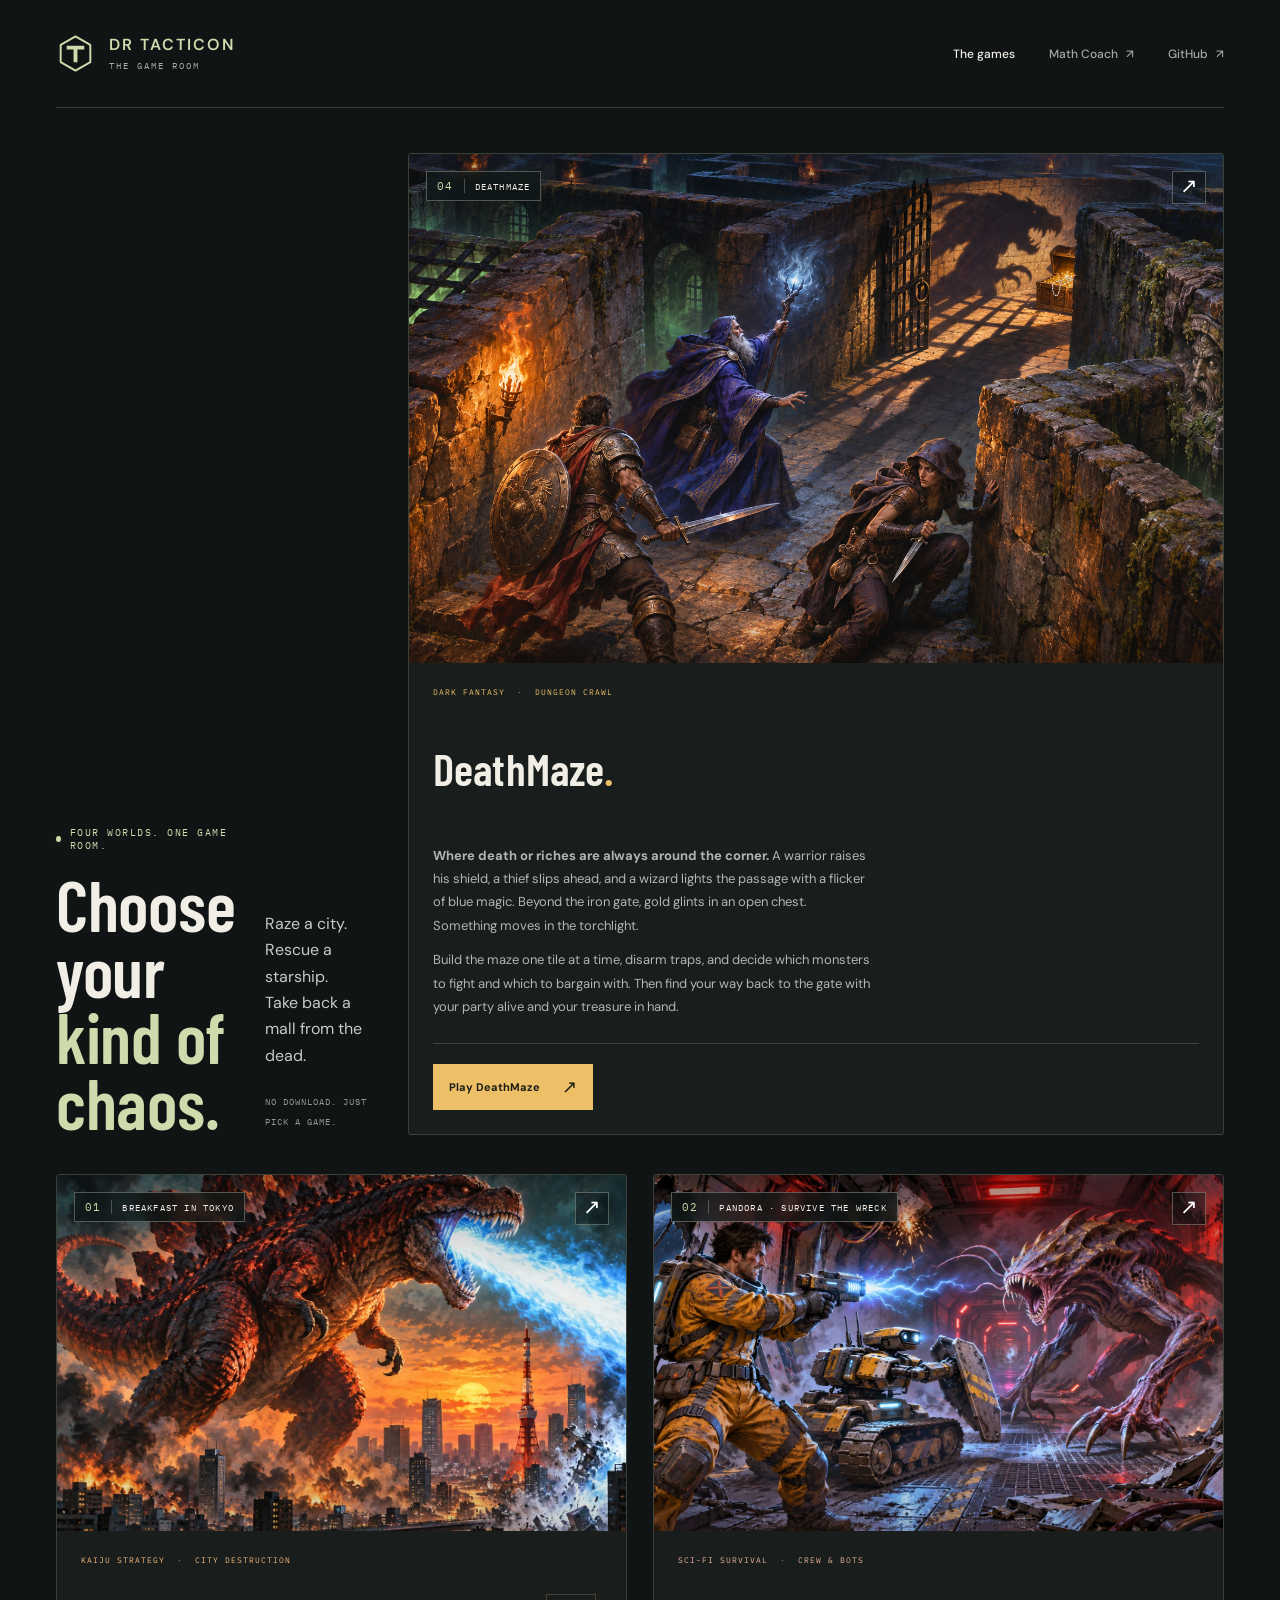
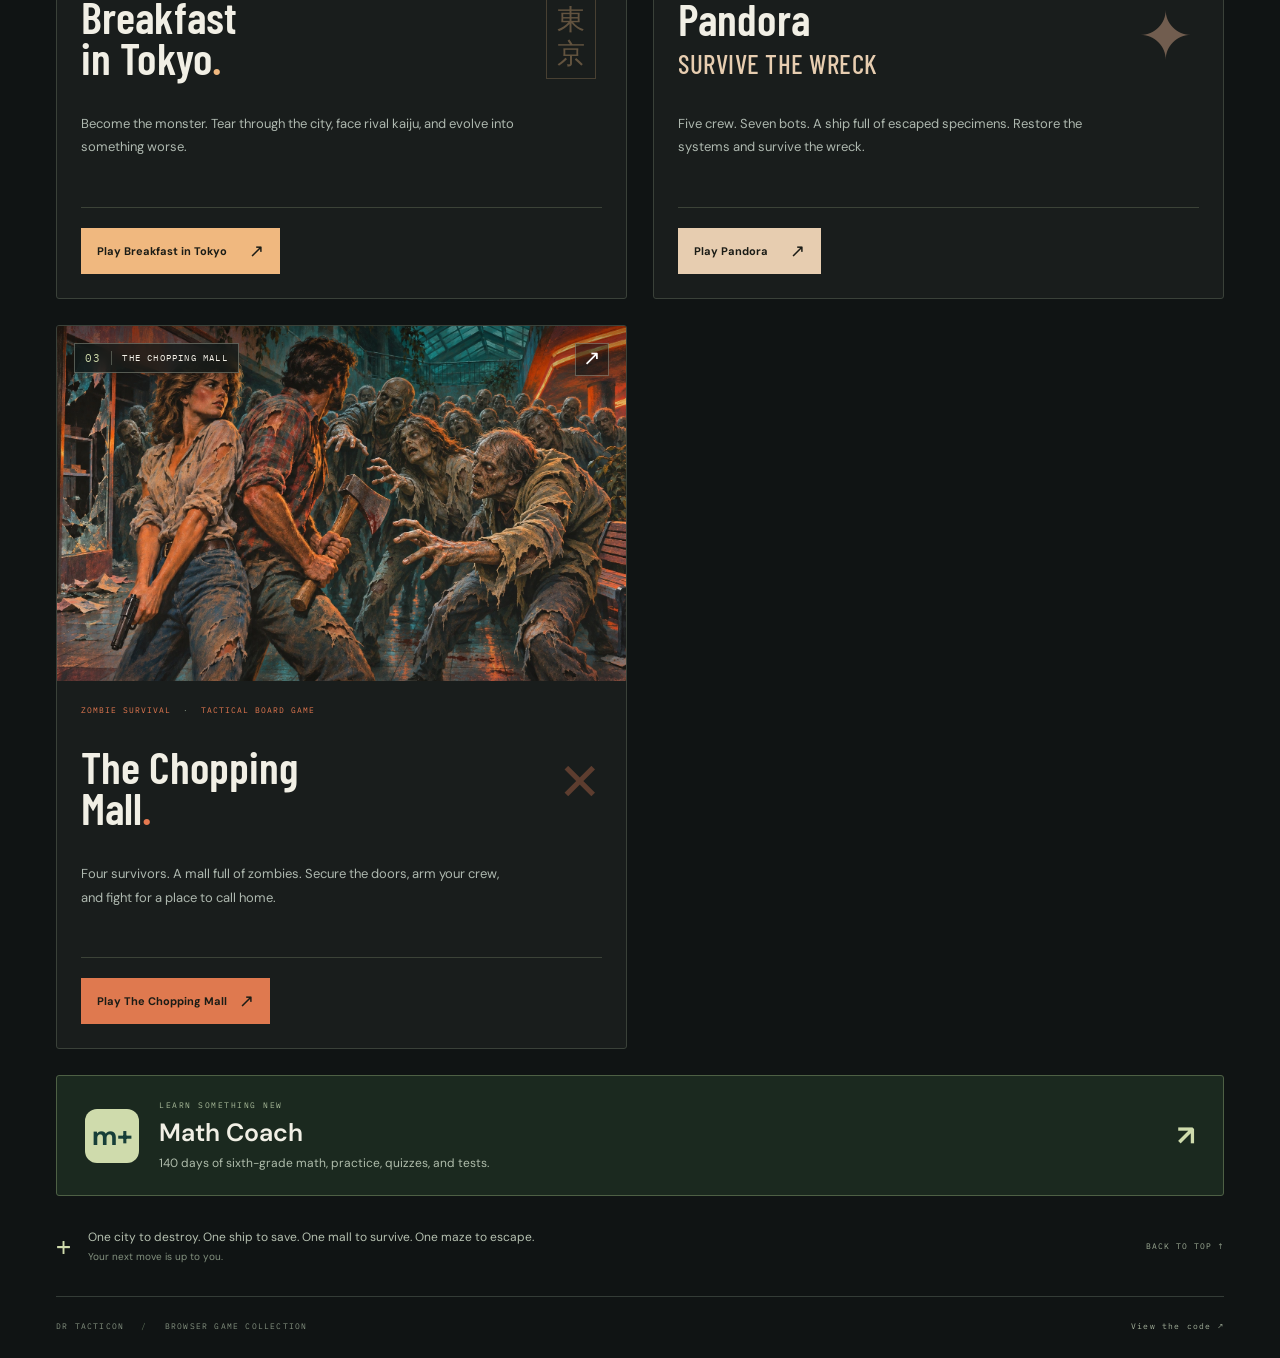
<file: index.html>
<!doctype html>
<html lang="en">
<head>
  <meta charset="utf-8">
  <meta name="viewport" content="width=device-width,initial-scale=1">
  <meta name="theme-color" content="#101414">
  <meta name="description" content="Enter the Tacticon game room. Play Breakfast in Tokyo, Pandora: Survive the Wreck, The Chopping Mall, and DeathMaze. Four browser games in one game room.">
  <meta property="og:title" content="The Tacticon Game Room">
  <meta property="og:description" content="Raze a city. Rescue a starship. Survive a zombie-filled mall. Choose your kind of chaos.">
  <meta property="og:image" content="https://drtacticon.github.io/assets/pandora-cover.webp">
  <meta property="og:type" content="website">
  <title>The Tacticon Game Room</title>
  <link rel="icon" href="favicon.svg?v=2" type="image/svg+xml">
  <link rel="stylesheet" href="style.css?v=deathmaze-1">
</head>
<body>
  <a class="skip" href="#games">Skip to games</a>
  <div class="page-shell">
    <header class="site-header">
      <a class="brand" href="./" aria-label="Tacticon Game Room home"><svg viewBox="0 0 40 40" fill="none" aria-hidden="true"><path d="M20 2.5 35.2 11.25v17.5L20 37.5 4.8 28.75v-17.5Z" stroke="currentColor" stroke-width="2" stroke-linejoin="round"/><path d="M11 12h18v4h-7v13h-4V16h-7z" fill="currentColor"/></svg><span>DR TACTICON<small>THE GAME ROOM</small></span></a>
      <nav aria-label="Main navigation"><a class="current" href="#games">The games</a><a href="https://azmathcoach.com/">Math Coach <span aria-hidden="true">↗</span></a><a href="https://github.com/drtacticon" target="_blank" rel="noopener">GitHub <span aria-hidden="true">↗</span></a></nav>
    </header>
    <main>
      <section class="intro" aria-labelledby="page-title">
        <div><p class="eyebrow"><span class="status-dot" aria-hidden="true"></span> FOUR WORLDS. ONE GAME ROOM.</p><h1 id="page-title">Choose your<br><em>kind of chaos.</em></h1></div>
        <div class="intro-copy"><p>Raze a city. Rescue a starship.<br>Take back a mall from the dead.</p><span>NO DOWNLOAD. JUST PICK A GAME.</span></div>
        <a class="game-card deathmaze" href="deathmaze/" aria-label="Play DeathMaze">
          <div class="poster"><img src="assets/deathmaze-cover.png" alt="A warrior, thief, and wizard approach a torchlit gate as a monster's shadow looms over a chest of gold." width="1672" height="941" loading="lazy"><span class="poster-label"><span>04</span> DEATHMAZE</span><span class="image-corner" aria-hidden="true">↗</span></div>
          <div class="card-body">
            <p class="genre">DARK FANTASY <span>·</span> DUNGEON CRAWL</p>
            <div class="title-row"><h2>DeathMaze<span class="period">.</span></h2></div>
            <p class="game-description"><strong>Where death or riches are always around the corner.</strong> A warrior raises his shield, a thief slips ahead, and a wizard lights the passage with a flicker of blue magic. Beyond the iron gate, gold glints in an open chest. Something moves in the torchlight.</p>
            <p class="game-description">Build the maze one tile at a time, disarm traps, and decide which monsters to fight and which to bargain with. Then find your way back to the gate with your party alive and your treasure in hand.</p>
            <div class="card-footer"><span class="play-button">Play DeathMaze <span aria-hidden="true">↗</span></span></div>
          </div>
        </a>
      </section>
      <section id="games" class="games" aria-label="Choose a game">
        <a class="game-card tokyo" href="https://breakfast-in-tokyo.pages.dev/" aria-label="Play Breakfast in Tokyo">
          <div class="poster"><img src="assets/tokyo-cover.webp" alt="A colossal, glowing-spined monster unleashes blue atomic breath over a burning Tokyo skyline." width="1254" height="1254" fetchpriority="high"><span class="poster-label"><span>01</span> BREAKFAST IN TOKYO</span><span class="image-corner" aria-hidden="true">↗</span></div>
          <div class="card-body"><p class="genre">KAIJU STRATEGY <span>·</span> CITY DESTRUCTION</p><div class="title-row"><h2>Breakfast<br>in Tokyo<span class="period">.</span></h2><span class="card-mark" aria-hidden="true">東<br>京</span></div><p class="game-description">Become the monster. Tear through the city, face rival kaiju, and evolve into something worse.</p><div class="card-footer"><span class="play-button">Play Breakfast in Tokyo <span aria-hidden="true">↗</span></span><span class="card-note">YOU ARE THE INCIDENT</span></div></div>
        </a>
        <a class="game-card pandora" href="https://pandora-survive-the-wreck.pages.dev/" aria-label="Play Pandora: Survive the Wreck">
          <div class="poster"><img src="assets/pandora-cover.webp" alt="A crewman in an orange pressure suit and a tracked utility bot battle an alien monster in a damaged spaceship hallway lit by red emergency alarms." width="1672" height="941" fetchpriority="high"><span class="poster-label"><span>02</span> PANDORA · SURVIVE THE WRECK</span><span class="image-corner" aria-hidden="true">↗</span></div>
          <div class="card-body"><p class="genre">SCI-FI SURVIVAL <span>·</span> CREW & BOTS</p><div class="title-row"><h2>Pandora<span class="subtitle">Survive the Wreck</span></h2><span class="distress-mark" aria-hidden="true">✦</span></div><p class="game-description">Five crew. Seven bots. A ship full of escaped specimens. Restore the systems and survive the wreck.</p><div class="card-footer"><span class="play-button">Play Pandora <span aria-hidden="true">↗</span></span><span class="card-note">GET THE CREW HOME</span></div></div>
        </a>
        <a class="game-card chopping" href="the-chopping-mall/" aria-label="Play The Chopping Mall">
          <div class="poster"><img src="assets/chopping-mall-cover.webp" alt="A woman with a pistol and a man with an axe stand together as zombies close in inside a ruined shopping mall." width="1536" height="1024" fetchpriority="high"><span class="poster-label"><span>03</span> THE CHOPPING MALL</span><span class="image-corner" aria-hidden="true">↗</span></div>
          <div class="card-body"><p class="genre">ZOMBIE SURVIVAL <span>·</span> TACTICAL BOARD GAME</p><div class="title-row"><h2>The Chopping<br>Mall<span class="period">.</span></h2><span class="mall-mark" aria-hidden="true">✕</span></div><p class="game-description">Four survivors. A mall full of zombies. Secure the doors, arm your crew, and fight for a place to call home.</p><div class="card-footer"><span class="play-button">Play The Chopping Mall <span aria-hidden="true">↗</span></span><span class="card-note">TAKE BACK THE MALL</span></div></div>
        </a>
      </section>
      <a class="math-coach-link" href="https://azmathcoach.com/"><span class="math-coach-symbol" aria-hidden="true">m+</span><span><small>LEARN SOMETHING NEW</small><strong>Math Coach</strong><span>140 days of sixth-grade math, practice, quizzes, and tests.</span></span><b aria-hidden="true">↗</b></a>
      <div class="collection-note"><span class="note-cross" aria-hidden="true">+</span><p>One city to destroy. One ship to save. One mall to survive. One maze to escape.<span>Your next move is up to you.</span></p><a href="#page-title" aria-label="Back to top">BACK TO TOP ↑</a></div>
    </main>
    <footer><span>DR TACTICON <span class="footer-divider">/</span> BROWSER GAME COLLECTION</span><a href="https://github.com/drtacticon/drtacticon.github.io" target="_blank" rel="noopener">View the code ↗</a></footer>
  </div>
</body>
</html>
</file>
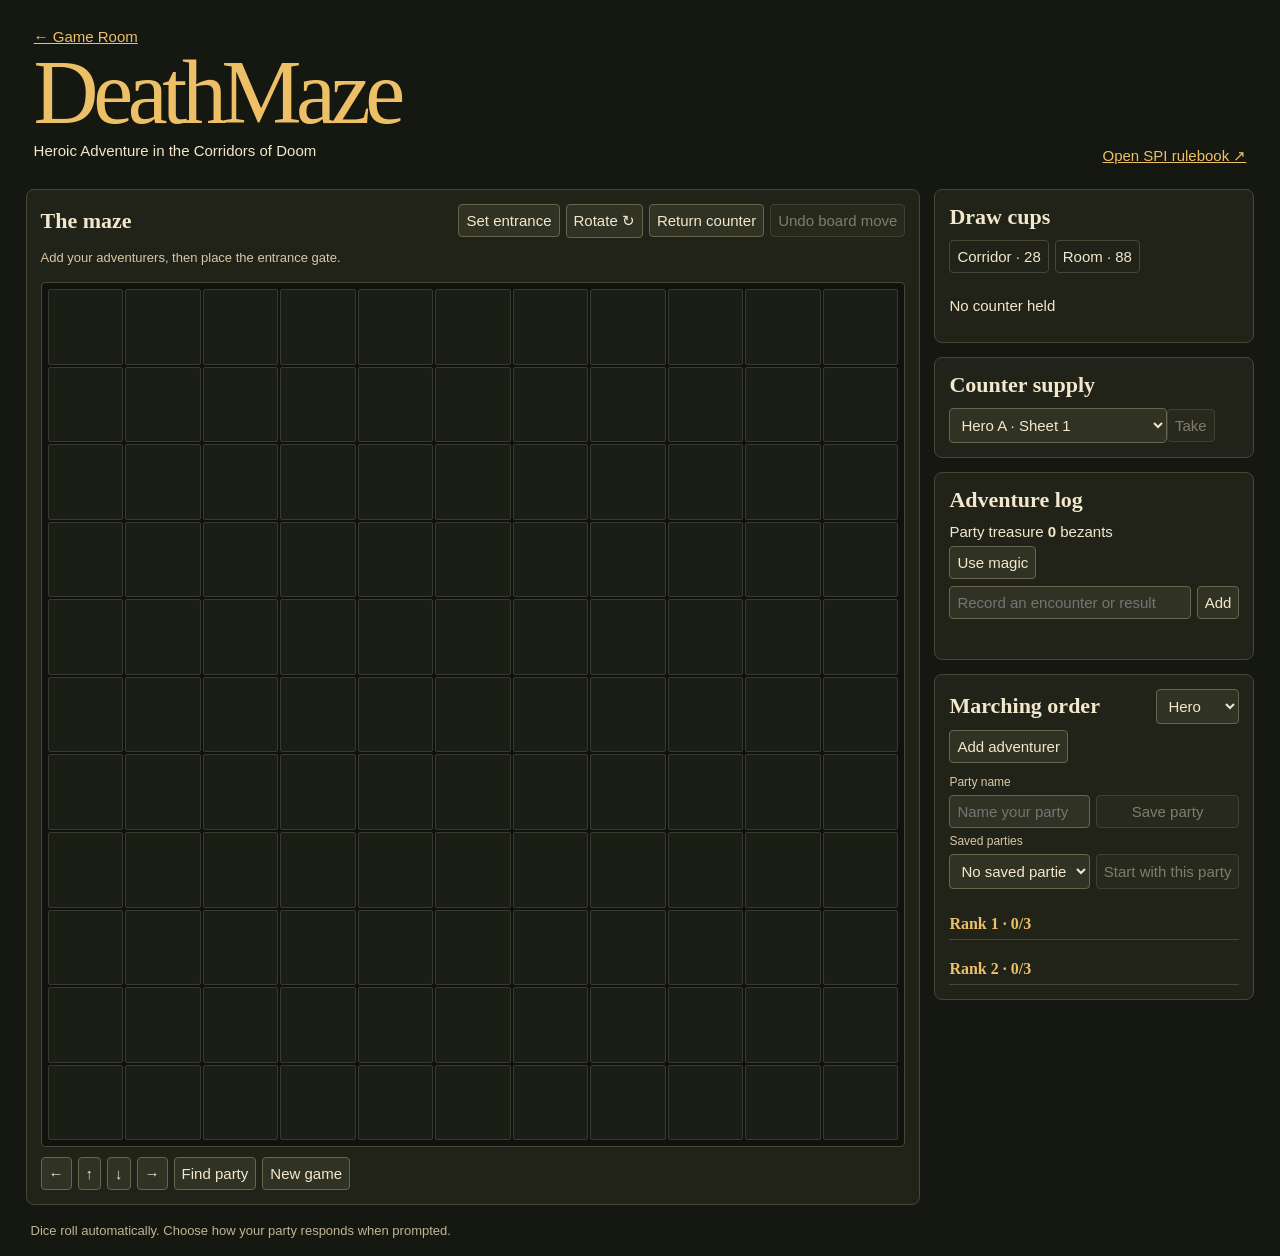
<file: deathmaze/index.html>
<!doctype html>
<html lang="en">
<meta charset="utf-8">
<meta name="viewport" content="width=device-width,initial-scale=1">
<title>DeathMaze • Digital Tabletop</title>
<link rel="stylesheet" href="style.css?v=8">
<header><div><a href="../">← Game Room</a><h1>DeathMaze</h1><p>Heroic Adventure in the Corridors of Doom</p></div><a href="https://www.spigames.net/PDFv3/DeathMaze%20.pdf" target="_blank" rel="noopener">Open SPI rulebook ↗</a></header>
<main>
<section class="table">
<div class="toolbar"><h2>The maze</h2><button id="start">Set entrance</button><button id="rotate">Rotate ↻</button><button id="return">Return counter</button><button id="undo">Undo board move</button></div>
<p id="status" role="status"></p>
<div id="viewport"><div id="board" aria-label="Maze board"></div></div>
<div class="toolbar bottom"><button id="left" aria-label="Pan west">←</button><button id="up" aria-label="Pan north">↑</button><button id="down" aria-label="Pan south">↓</button><button id="right" aria-label="Pan east">→</button><button id="center">Find party</button><button id="reset">New game</button></div>
</section>
<aside>
<section><h2>Draw cups</h2><div id="cups" class="actions"></div><div id="held"></div></section>
<section><h2>Counter supply</h2><select id="supply" aria-label="Available counter"></select><button id="take">Take</button></section>
<section><h2>Adventure log</h2><p>Party treasure <strong id="party-treasure">0</strong> bezants</p><button id="magic">Use magic</button><form id="journal"><input id="note" aria-label="Adventure note" placeholder="Record an encounter or result" required><button>Add</button></form><ol id="log" aria-live="polite"></ol></section>
<section class="records"><div class="toolbar"><h2>Marching order</h2><select id="add-class" aria-label="New adventurer class"><option>Hero</option><option>Thief</option><option>Wizard</option></select><button id="add">Add adventurer</button></div><div class="party-roster">
  <label for="party-name">Party name</label>
  <input id="party-name" maxlength="60" autocomplete="off" placeholder="Name your party">
  <button id="save-party">Save party</button>
  <label for="saved-parties">Saved parties</label>
  <select id="saved-parties"></select>
  <button id="load-party">Start with this party</button>
  <p id="party-status" role="status"></p>
</div><div id="heroes"></div></section>
</aside>
</main>
<footer>Dice roll automatically. Choose how your party responds when prompted.</footer>
<dialog id="decision" aria-labelledby="decision-title" aria-describedby="decision-detail">
  <h2 id="decision-title"></h2><p id="decision-detail"></p>
  <p id="decision-roll"></p><div id="decision-actions"></div>
</dialog>
<script src="items.js?v=1"></script>
<script src="adventure.js?v=6"></script>
<script src="game.js?v=10"></script>
</html>
</file>
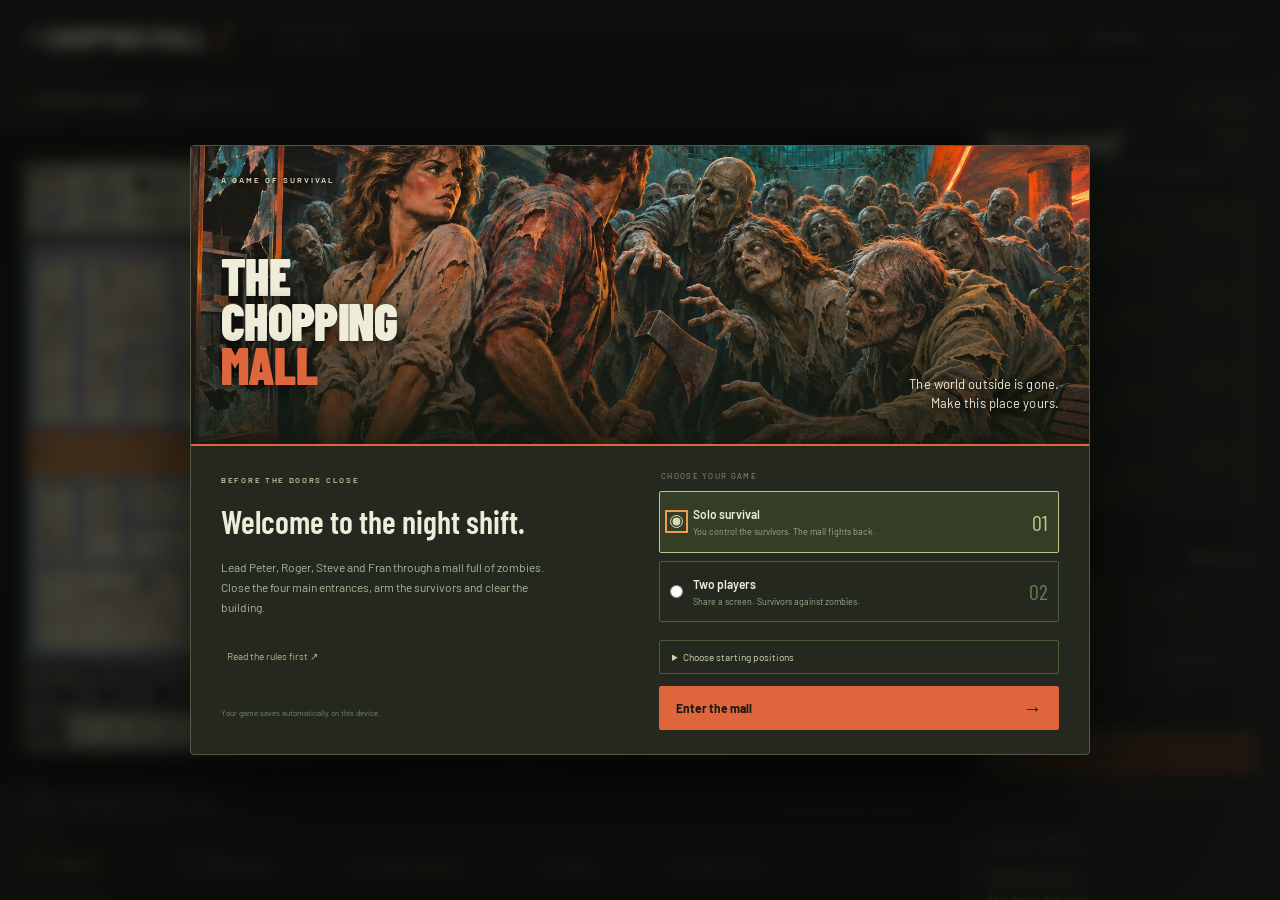
<file: the-chopping-mall/index.html>
<!doctype html>
<html lang="en">
<head><meta charset="utf-8"><meta name="viewport" content="width=device-width,initial-scale=1"><meta name="theme-color" content="#171916"><title>The Chopping Mall — A game of survival</title><meta name="description" content="A playable survival board game. Guide four survivors through an infested shopping mall, secure the entrances, and make it through the night."><link rel="stylesheet" href="style.css"></head>
<body>
<header class="masthead"><a class="brand" href="#" id="brand-home" aria-label="The Chopping Mall home"><span class="brand-the">THE</span><span>CHOPPING MALL</span><i></i></a><div class="edition">THE SURVIVAL BOARD GAME</div><nav aria-label="Game navigation"><button id="sound-button" class="quiet" aria-label="Turn sound on" title="Sound off">Sound off</button><button id="rules-button" class="quiet">How to play <span>↗</span></button><button id="new-button" class="quiet">New game</button><button id="save-button" class="outline">Save game</button></nav></header>
<main class="game-shell">
 <section class="table-area" aria-label="Game board">
  <div class="table-toolbar"><div class="turn-heading"><span class="live-dot"></span><span id="round-label">THE NIGHT BEGINS</span><span class="round-separator">/</span><span id="phase-label">Awaiting survivors</span></div><div class="board-tools"><button id="zoom-out" aria-label="Zoom out">−</button><span id="zoom-label">FIT</span><button id="zoom-in" aria-label="Zoom in">+</button><button id="fit-board" title="Fit board to screen">Fit</button></div></div>
  <div class="board-viewport" id="board-viewport" tabindex="0" aria-label="Mall map. Drag to pan, scroll to zoom. Click a square to move.">
   <div class="board-vignette"></div><div id="board-plane" class="board-plane"><img id="map-image" src="assets/map.webp" alt="The Chopping Mall board, showing 215 numbered squares, shops, corridors, doors and four entrances" draggable="false"><svg id="board-overlay" viewBox="0 0 1600 1035" aria-hidden="true"></svg><div id="piece-layer"></div></div>
   <div class="board-corner"><span class="corner-cross">+</span><span>THE MALL IS NOT EMPTY.</span></div><div id="cell-tooltip" class="cell-tooltip" hidden></div>
  </div>
  <div class="board-status"><div id="board-instruction"><span class="keycap">DRAG</span> to look around <span class="status-divider"></span><span class="keycap">SCROLL</span> to zoom</div><span id="zombie-count">FOUR SURVIVORS. ONE WAY OUT.</span></div>
  <div class="phase-track" aria-label="Turn sequence"><div class="phase-step active" data-phase="human"><span>01</span><b>Survivors</b></div><i></i><div class="phase-step" data-phase="berserk"><span>02</span><b>Berserk check</b></div><i></i><div class="phase-step" data-phase="reaction"><span>03</span><b>Zombie movement</b></div><i></i><div class="phase-step" data-phase="attack"><span>04</span><b>Attack</b></div><i></i><div class="phase-step" data-phase="generation"><span>05</span><b>New arrivals</b></div></div>
 </section>
 <aside class="command-rail" aria-label="Game controls">
  <div class="rail-top"><span class="eyebrow">SURVIVAL CREW</span><span id="mode-badge" class="mode-badge">SOLO / 2 PLAYERS</span></div>
  <div class="crew-intro"><div class="crew-title"><h1>Who’s moving?</h1><button id="group-button" class="group-button" aria-pressed="false">Group +</button></div><p id="crew-help">Choose a survivor, or select a group in the same square.</p></div>
  <div id="character-list" class="character-list"></div>
  <section class="action-panel"><div class="action-caption"><span class="action-counter-label" id="action-title">Moves Left</span><span id="movement-value">—</span><span class="action-counter-label">Shots Left</span><span id="shots-value">—</span></div><div class="action-grid"><button id="move-button" class="action-button selected"><span class="action-icon">↗</span><span>Move</span><small>Click a square</small></button><button id="shoot-button" class="action-button"><span class="action-icon">⌖</span><span>Shoot</span><small>Select a target</small></button><button id="doors-button" class="action-button"><span class="action-icon">◫</span><span>Doors</span><small>Open / close</small></button><button id="rifle-button" class="action-button"><span class="action-icon">↗</span><span>Hunting rifle</span><small>At square 177</small></button></div><button id="carry-button" class="carry-button">Carry a survivor <span>+</span></button><div id="context-actions" class="context-actions" hidden></div><button id="end-turn" class="primary end-turn">End survivor turn <span>→</span></button><p id="turn-hint" class="turn-hint">All survivors take a turn before the zombies act.</p></section>
  <section class="incident-section"><div class="incident-heading"><span class="eyebrow">INCIDENT REPORT</span><div id="dice-display" class="dice-display" aria-label="Last dice rolls"></div></div><div id="activity-log" class="activity-log" role="log" aria-live="polite"><p class="empty-log">The lights are on.<br>The doors are open.<br>Something is waiting inside.</p></div></section>
  <div class="rail-footer"><span class="tiny-cross">+</span><span>Survive. Secure. Take back the mall.</span></div>
 </aside>
</main>
<div id="toast" class="toast" role="status" hidden></div>
<dialog id="welcome-dialog" class="welcome-dialog"><div class="welcome-art"><span class="eyebrow">A GAME OF SURVIVAL</span><h2>THE<br>CHOPPING<br><span>MALL</span></h2><p>The world outside is gone.<br>Make this place yours.</p><span class="welcome-date">FOUR SURVIVORS · ONE SHOPPING MALL</span></div><div class="welcome-content"><button class="dialog-x" data-close="welcome-dialog" aria-label="Close" id="welcome-close">×</button><span class="eyebrow">BEFORE THE DOORS CLOSE</span><h3>Welcome to the night shift.</h3><p>Lead Peter, Roger, Steve and Fran through a mall full of zombies. Close the four main entrances, arm the survivors and clear the building.</p><fieldset class="mode-options"><legend>Choose your game</legend><label class="mode-option"><input type="radio" name="mode" value="solo" checked><span><b>Solo survival</b><small>You control the survivors. The mall fights back.</small></span><em>01</em></label><label class="mode-option"><input type="radio" name="mode" value="hotseat"><span><b>Two players</b><small>Share a screen. Survivors against zombies.</small></span><em>02</em></label></fieldset><button id="start-game" class="primary start-game">Enter the mall <span>→</span></button><button id="continue-game" class="continue-game" hidden>Continue saved game →</button><button id="welcome-rules" class="welcome-rules">Read the rules first ↗</button><p class="welcome-note">Your game saves automatically on this device.</p></div></dialog>
<dialog id="rules-dialog" class="rules-dialog"><div class="dialog-header"><div><span class="eyebrow">FIELD MANUAL</span><h2>How to survive.</h2></div><button class="dialog-x" data-close="rules-dialog" aria-label="Close rules">×</button></div><div class="rules-content"><div class="rules-grid"><section><span class="rule-number">01</span><h3>Move together. Stay alive.</h3><p>Select one eligible survivor, or a group sharing a square. Click a highlighted adjacent square to move. Each survivor takes one turn per round. Finish all survivor turns before the zombies act; everyone is ready again next round.</p></section><section><span class="rule-number">02</span><h3>Make every shot count.</h3><p>Choose Shoot, then click a zombie in sight. Dice determine whether the shot beats its hidden strength. Shooting nearby enemies may trigger panic. Each survivor has a limited Fire Rate.</p></section><section><span class="rule-number">03</span><h3>Secure the entrances.</h3><p>Close the four main doors at squares 004, 093, 117 and 212. Closing a main door takes a survivor’s entire Movement Allowance. Main doors cannot be reopened.</p></section><section><span class="rule-number">04</span><h3>Arm Steve and Fran.</h3><p>Reach Edwin’s Sports Center, square 177, and spend a full turn to acquire a hunting rifle. Peter and Roger already have automatic rifles.</p></section><section><span class="rule-number">05</span><h3>The dead take their turn.</h3><p>Zombies check for berserk status, react to your actions, move, attack, and enter through open main doors. A stunned or infected survivor is especially vulnerable to another attack.</p></section><section><span class="rule-number">06</span><h3>Take back the mall.</h3><p>To win, close all main doors, equip Steve and Fran with rifles, and eliminate every zombie. The zombies win if three survivors are lost or become super zombies. If Fran is infected or killed, losing one other survivor is enough.</p></section></div><div class="controls-help"><b>At the table</b><span>Drag the map to pan · Scroll to zoom · Click a survivor to select · Shift-click to group · Esc to cancel an action</span></div><a class="rulebook-link" href="assets/rulebook.pdf" target="_blank" rel="noopener">Open the complete digital rulebook <span>↗</span></a></div></dialog>
<dialog id="confirm-dialog" class="confirm-dialog"><span class="eyebrow">START OVER?</span><h2>Another night in the mall.</h2><p>Starting a new game replaces the game saved on this device.</p><div class="confirm-buttons"><button class="outline" data-close="confirm-dialog">Keep playing</button><button id="confirm-new" class="primary">New game →</button></div></dialog>
<dialog id="outcome-dialog" class="outcome-dialog"><span class="eyebrow" id="outcome-eyebrow">THE NIGHT IS OVER</span><h2 id="outcome-title">The mall is yours.</h2><p id="outcome-text"></p><button id="outcome-new" class="primary">Play another night →</button><button class="quiet" data-close="outcome-dialog">Return to the board</button></dialog>
<script src="board.js"></script><script src="engine.js"></script><script src="app.js"></script>
</body></html>
</file>
<file: style.css>
@import url('https://fonts.googleapis.com/css2?family=Barlow+Condensed:wght@500;600;700;800&family=DM+Sans:wght@400;500;600;700&family=IBM+Plex+Mono:wght@400;500&display=swap');
:root{color-scheme:dark;--bg:#101414;--panel:#191d1c;--ink:#f1efe5;--muted:#a1aaa4;--line:#343c37;--accent:#cfdbac;--tokyo:#f0b87f;--pandora:#e7cdb0;font-family:'DM Sans',Arial,sans-serif}*{box-sizing:border-box}html{scroll-behavior:smooth;scroll-padding-top:24px}body{margin:0;background:var(--bg);color:var(--ink);font-size:15px;-webkit-font-smoothing:antialiased}a{color:inherit}a:focus-visible{outline:3px solid var(--accent);outline-offset:6px}.skip{position:absolute;top:-80px;left:20px;z-index:5;background:var(--accent);color:#101414;padding:12px}.skip:focus{top:12px}.page-shell{max-width:1512px;padding:0 56px;margin:auto}.site-header{height:108px;display:flex;align-items:center;justify-content:space-between;border-bottom:1px solid var(--line)}.brand{display:flex;align-items:center;gap:14px;color:var(--accent);text-decoration:none}.brand svg{width:39px;height:39px}.brand>span{font:600 16px/1.1 'DM Sans',sans-serif;letter-spacing:2px}.brand small{display:block;font:9px 'IBM Plex Mono',monospace;color:#a5afa2;letter-spacing:2px;margin-top:7px}nav{display:flex;gap:34px;align-items:center}nav a{text-decoration:none;color:var(--muted);font-size:12px;font-weight:500;padding:9px 0;transition:color .2s}nav .current{color:var(--ink)}nav a:hover{color:var(--accent)}nav a span{margin-left:5px}.intro{display:flex;align-items:flex-end;justify-content:space-between;gap:30px;padding:45px 0 39px}.eyebrow{font:10px 'IBM Plex Mono',monospace;letter-spacing:1.5px;color:var(--accent);margin:0 0 19px;display:flex;align-items:center;gap:9px}.status-dot{display:inline-block;width:6px;height:6px;border-radius:50%;background:var(--accent);box-shadow:0 0 10px #cfdbac22}h1{font:600 clamp(60px,5.5vw,85px)/.94 'Barlow Condensed',Impact,sans-serif;letter-spacing:-.3px;margin:0}h1 em{font-style:normal;color:var(--accent)}.intro-copy{max-width:310px;padding-bottom:5px}.intro-copy p{color:#c4cbc4;line-height:1.65;font-size:16px;margin:0 0 21px}.intro-copy>span{font:9px 'IBM Plex Mono',monospace;letter-spacing:1px;color:#8d9a90}.games{display:grid;grid-template-columns:repeat(2,minmax(0,1fr));gap:26px}.game-card{display:block;text-decoration:none;background:var(--panel);border:1px solid #3a4139;overflow:hidden;transition:border-color .25s,transform .25s;position:relative;border-radius:3px}.game-card:hover{border-color:#89967b;transform:translateY(-4px)}.poster{aspect-ratio:16/10;position:relative;overflow:hidden;background:#282e29}.poster>img{width:100%;height:100%;object-fit:cover;display:block;transition:transform .6s cubic-bezier(.2,.7,.3,1)}.tokyo .poster>img{object-position:50% 37%}.pandora .poster>img{object-position:51% 50%}.game-card:hover .poster>img{transform:scale(1.035)}.poster:after{content:'';position:absolute;inset:0;pointer-events:none;background:linear-gradient(180deg,#0005,transparent 30%,transparent 77%,#0003)}.poster-label{position:absolute;top:17px;left:17px;z-index:1;display:flex;align-items:center;gap:10px;font:9px 'IBM Plex Mono',monospace;letter-spacing:1.2px;background:#0e1718bd;border:1px solid #d7deca55;backdrop-filter:blur(6px);padding:7px 10px;color:#f4f1e8}.poster-label>span{font-size:11px;color:var(--accent);border-right:1px solid #c0cdb752;padding-right:10px}.image-corner{position:absolute;right:17px;top:17px;z-index:1;font:21px/1 monospace;color:#fff;background:#0a131477;padding:5px 7px;border:1px solid #d7deca55}.card-body{padding:26px 29px 25px}.genre{font:9px 'IBM Plex Mono',monospace;letter-spacing:1.4px;color:var(--tokyo);margin:0 0 16px}.genre span{color:#808d7e;margin:0 6px}.pandora .genre{color:#e7b3a2}.title-row{display:flex;align-items:center;justify-content:space-between;gap:15px;min-height:112px}.title-row h2{font:600 clamp(41px,3.9vw,61px)/.92 'Barlow Condensed',Impact,sans-serif;letter-spacing:.1px;margin:0}.title-row .period{color:var(--tokyo)}.card-mark{font:500 28px/1.2 sans-serif;color:#edba8059;border:1px solid #edba8038;display:block;padding:8px 10px;margin-right:6px}.subtitle{display:block;font-size:.6em;font-weight:500;letter-spacing:.5px;text-transform:uppercase;margin-top:12px;color:var(--pandora)}.distress-mark{font-size:66px;line-height:1;color:#cfa1847d;padding:0 6px}.game-description{font-size:13px;line-height:1.8;color:#aeb8af;margin:19px 0 23px;max-width:440px;min-height:47px}.card-footer{display:flex;align-items:center;justify-content:space-between;gap:12px;padding-top:20px;border-top:1px solid #3c4338}.play-button{display:inline-flex;align-items:center;justify-content:space-between;gap:22px;padding:12px 16px;background:var(--tokyo);color:#1b1c16;font-size:11px;font-weight:700;transition:background .2s}.pandora .play-button{background:var(--pandora)}.play-button>span{font:18px monospace}.game-card:hover .play-button{background:#f2e8d6}.card-note{font:8px 'IBM Plex Mono',monospace;letter-spacing:1px;color:#8c998b;text-align:right}.collection-note{display:flex;align-items:center;gap:17px;padding:31px 0;color:#b5c0b0}.note-cross{font:34px 'Barlow Condensed',sans-serif;color:var(--accent);line-height:1;align-self:center}.collection-note p{margin:0;font-size:12px;line-height:1.7}.collection-note p>span{color:#83917f;display:block;font-size:10px}.collection-note>a{font:8px 'IBM Plex Mono',monospace;letter-spacing:1px;color:#9dab95;text-decoration:none;margin-left:auto;padding:10px 0}.collection-note>a:hover{color:var(--ink)}footer{border-top:1px solid var(--line);padding:22px 0 28px;display:flex;justify-content:space-between;gap:15px;font:8px/1.8 'IBM Plex Mono',monospace;letter-spacing:1.2px;color:#83907f}.footer-divider{padding:0 11px;color:#5a6c55}footer a{text-decoration:none;color:#a6b39d}footer a:hover{color:var(--ink)}
.math-coach-link{display:flex;align-items:center;gap:20px;padding:24px 28px;margin-top:26px;border:1px solid #4e6045;background:#1b291f;text-decoration:none;border-radius:3px}.math-coach-symbol{width:54px;height:54px;border-radius:12px;display:grid;place-items:center;background:#cfdbac;color:#173e38;font-size:27px;font-weight:700}.math-coach-link>span:nth-child(2){display:grid;gap:6px}.math-coach-link small{font:8px 'IBM Plex Mono',monospace;letter-spacing:1.5px;color:#a8ba99}.math-coach-link strong{font:600 25px 'DM Sans',sans-serif}.math-coach-link>span>span{font-size:12px;color:#afbcab}.math-coach-link>b{margin-left:auto;font-size:28px;color:#cfdbac}.math-coach-link:hover{border-color:#cfdbac}@media(max-width:700px){.math-coach-link{padding:20px 16px;gap:13px}.math-coach-link strong{font-size:22px}.math-coach-link>span>span{font-size:10px}.math-coach-symbol{min-width:42px;width:42px;height:42px;font-size:23px}nav{gap:13px}}
@media(min-width:1500px){.intro{padding-top:57px;padding-bottom:47px}.poster{aspect-ratio:16/9.5}}
@media(max-width:1050px){.page-shell{padding:0 30px}.site-header{height:92px}.intro-copy{max-width:240px}.intro-copy p{font-size:14px}.games{gap:20px}.card-body{padding:22px}.title-row{min-height:94px}.card-note{display:none}.game-description{min-height:70px}.play-button{min-width:180px}.card-mark{font-size:22px}.distress-mark{font-size:50px}}
@media(max-width:700px){.page-shell{padding:0 20px}.site-header{height:86px}.brand{gap:10px}.brand svg{width:30px;height:30px}.brand>span{font-size:12px;letter-spacing:1.5px}.brand small{font-size:7px;letter-spacing:1.4px}nav{gap:20px}nav a{font-size:10px}.intro{display:block;padding:32px 0 27px}.eyebrow{font-size:8px;letter-spacing:1px;margin-bottom:15px}h1{font-size:62px}.intro-copy{max-width:none;margin-top:23px;padding:0;display:flex;justify-content:space-between;align-items:end;gap:15px}.intro-copy p{font-size:12px;line-height:1.6;margin:0}.intro-copy>span{font-size:7px;line-height:1.8;max-width:115px;text-align:right}.games{grid-template-columns:1fr;gap:24px}.poster{aspect-ratio:16/10}.card-body{padding:24px}.genre{font-size:8px;letter-spacing:1.1px}.title-row{min-height:100px}.title-row h2{font-size:54px}.card-mark{font-size:25px}.distress-mark{font-size:57px}.game-description{font-size:12px;min-height:0;margin:18px 0 21px}.card-footer{padding-top:19px}.play-button{font-size:11px;padding:12px 15px;min-width:195px}.card-note{display:block;font-size:7px;max-width:80px}.collection-note{padding:27px 0;gap:12px}.collection-note p{font-size:10px}.collection-note p>span{font-size:9px}.collection-note>a{font-size:7px;max-width:45px;text-align:right;line-height:1.5}footer{font-size:7px;letter-spacing:.7px;align-items:start}.footer-divider{padding:0 4px}footer>span{max-width:210px}.poster-label{top:13px;left:13px;font-size:8px;padding:6px 8px;gap:8px}.image-corner{right:13px;top:13px;font-size:18px}.game-card:hover{transform:none}}
@media(max-width:365px){.page-shell{padding:0 14px}.brand>span{font-size:11px}nav{gap:14px}h1{font-size:56px}.card-body{padding:20px}.card-note{display:none}.genre{font-size:7px}.title-row h2{font-size:50px}.intro-copy>span{max-width:90px;font-size:6px}}
@media(prefers-reduced-motion:reduce){html{scroll-behavior:auto}.game-card,.poster>img,.play-button,nav a{transition:none}.game-card:hover,.game-card:hover .poster>img{transform:none}}

/* The Chopping Mall collection entry. */
@media(min-width:1101px){.games{grid-template-columns:repeat(3,minmax(0,1fr))}.title-row h2{font-size:clamp(39px,3.5vw,55px)}.card-body{padding:24px}.card-footer{flex-wrap:wrap}.card-note{display:none}.game-description{min-height:72px}.genre{font-size:8px;letter-spacing:1px}}
.chopping .genre,.chopping .period{color:#e57950}.chopping .play-button{background:#df794f}.chopping .poster>img{object-position:50% 29%}.mall-mark{font:52px/1 monospace;color:#d879505b}.chopping .title-row{gap:4px}.chopping .play-button{gap:12px}

@media(min-width:1101px){.games{grid-template-columns:repeat(2,minmax(0,1fr))}}
.game-card{display:flex;flex-direction:column}.card-body{display:flex;flex-direction:column;flex:1}.card-footer{margin-top:auto}.deathmaze .genre,.deathmaze .period{color:#edbf67}.deathmaze .play-button{background:#edbf67}.deathmaze .game-description+.game-description{margin-top:-12px}
</file>
<file: deathmaze/style.css>
:root{color-scheme:dark;font:15px "Trebuchet MS",sans-serif;background:#151711;color:#f3e8ce;--line:#464736;--gold:#edbf67;--panel:#212319}
*{box-sizing:border-box}body{margin:0}header,main,footer{width:min(1400px,96%);margin:auto}header{display:flex;justify-content:space-between;align-items:end;gap:16px;padding:28px 8px 24px}h1{font:clamp(48px,8vw,90px)/.92 Georgia,serif;margin:7px 0;color:var(--gold);letter-spacing:-.06em}h2{font:600 22px Georgia,serif;margin:0 0 10px}p{margin:6px 0}.edition{font-size:11px;letter-spacing:.22em;color:#c9ad7e}a{color:var(--gold)}main{display:grid;grid-template-columns:minmax(0,1fr) 320px;gap:14px}section{border:1px solid var(--line);background:var(--panel);padding:14px;border-radius:8px}aside{display:grid;align-content:start;gap:14px}.toolbar,.actions,form{display:flex;align-items:center;gap:6px;flex-wrap:wrap}.toolbar h2{margin:0 auto 0 0}.bottom{margin-top:10px}#status{min-height:2.5em;color:#d8c7a7;font-size:13px;padding:6px 0}button,input,select,textarea{font:inherit;color:inherit;background:#303223;border:1px solid #69654d;border-radius:4px;padding:7px}button{cursor:pointer}button:hover:not(:disabled),button:focus-visible{border-color:var(--gold);color:var(--gold)}button:disabled{opacity:.45;cursor:default}input,select,textarea{max-width:100%}#supply{width:75%}form{margin:7px 0}form input{flex:1;min-width:0}#log{padding-left:24px;max-height:190px;overflow:auto;color:#d6c6a8;font-size:13px}#viewport{overflow:auto;background:#10120e;border:1px solid var(--line);border-radius:4px}#board{min-width:560px;display:grid;grid-template-columns:repeat(11,1fr);gap:2px;padding:6px}.cell{position:relative;aspect-ratio:1;display:grid;place-items:center;padding:0;border:1px solid #383b2c;background:#1b1e15;border-radius:2px;min-width:0}.cell.entrance{outline:1px solid var(--gold);outline-offset:-1px}.cell.party::after{content:"PARTY";position:absolute;bottom:0;background:#edbf67;color:#20180e;font-size:9px;font-weight:bold;padding:2px 4px}.chit{display:inline-block;width:44px;height:44px;background-image:url(sheet.png);background-repeat:no-repeat;flex-shrink:0;border:1px solid #9a8152;border-radius:2px}.cell .chit{position:absolute;pointer-events:none}.cell .chit:nth-child(2){margin:13px 0 0 13px;scale:.67}.cell .chit:nth-child(n+3){margin:-14px 0 0 -14px;scale:.65}#held{margin-top:10px;display:flex;align-items:center;gap:8px;min-height:45px}.records{grid-column:1/-1}#heroes{display:grid;grid-template-columns:repeat(auto-fit,minmax(230px,1fr));gap:9px}.hero{border:1px solid var(--line);padding:10px;border-radius:5px;margin-top:10px}.hero label{display:grid;font-size:12px;gap:4px}.fields{display:grid;grid-template-columns:1fr 1fr;gap:7px}.hero .wide{grid-column:1/-1}.hero .actions{margin-top:8px}footer{padding:18px 5px;color:#c2b494;font-size:13px}@media(max-width:850px){main{grid-template-columns:1fr}header{align-items:start;flex-direction:column}}
.records #heroes{display:block}.rank>h3{margin:14px 0 0;padding:6px 0;border-bottom:1px solid var(--line);color:var(--gold);font:600 16px Georgia,serif}.hero h3{margin:0 0 6px}.hero>.fields{margin-top:8px}.gate{background:#34372d linear-gradient(90deg,transparent 0 12%,#d8b878 12% 88%,transparent 88%) center/100% 54% no-repeat;position:relative}.gate::after{content:"";position:absolute;inset:8px 15px;border:2px solid #271a0c;border-radius:7px 7px 0 0;background:repeating-linear-gradient(90deg,#3a2615 0 2px,transparent 2px 4px),repeating-linear-gradient(0deg,transparent 0 4px,#3a2615 4px 6px)}
.training{display:grid;gap:6px;margin-top:8px}.training select{min-width:0;flex:1}
.approach{background:#34372d linear-gradient(#d8b878,#d8b878) center/100% 54% no-repeat}.cell.move.open{border-color:#99c576;box-shadow:inset 0 0 0 2px #99c576;background:#314629}.cell.move.door{border-color:#edbf67;box-shadow:inset 0 0 0 2px #edbf67;background:#4f3c22}.cell.move::before{content:"";position:absolute;inset:2px;z-index:1;border:1px solid currentColor;pointer-events:none}.cell.move.open::before{color:#99c576}.cell.move.door::before{color:#edbf67}
#cups span{padding:7px;border:1px solid var(--line);border-radius:4px}.gate{background:#34372d linear-gradient(#d8b878,#d8b878) right center/55% 54% no-repeat}
#decision{width:min(540px,calc(100% - 28px));max-height:85vh;overflow:auto;border:1px solid #a38854;border-radius:8px;background:#212319;color:#f3e8ce;padding:22px;box-shadow:0 16px 64px #0009}#decision::backdrop{background:#090a07bb}#decision h2{color:var(--gold);margin:0 0 8px}#decision-roll{font-size:13px;color:#c9ad7e}#decision-actions{display:flex;flex-wrap:wrap;gap:8px;margin-top:15px}#decision-actions button{padding:10px}
.party-roster{display:grid;grid-template-columns:minmax(0,1fr) auto;gap:6px;margin-top:12px}.party-roster label,.party-roster p{grid-column:1/-1}.party-roster label{font-size:12px;color:#d8c7a7}.party-roster input,.party-roster select{min-width:0;width:100%}.party-roster p{font-size:12px;margin:0;color:var(--gold)}
.chit:not(.gate):not(.approach){background-size:2386.3636% 1845.4545%;background-position:var(--sprite-x) var(--sprite-y)}.cell .chit.segment{inset:0;width:100%;height:100%;border:0;border-radius:0;margin:0;scale:1}.cell .chit:not(.segment){z-index:1}.cell.party::after{z-index:2}.cell.move::before{z-index:2}.gate{background:#34372d linear-gradient(#fff,#fff) right center/55% 54% no-repeat}.approach{background:#34372d linear-gradient(#fff,#fff) center/100% 54% no-repeat}.training h4{margin:4px 0 0;color:var(--gold)}
.cell.move.open{background:#314629;border-color:#99c576}.cell.move.door{background:#5d4f1b;border-color:#f7d44f;box-shadow:inset 0 0 0 2px #f7d44f}.cell.move.door::before{color:#f7d44f}.cell.move.locked{background:#5a2527;border-color:#f27572;box-shadow:inset 0 0 0 2px #f27572;cursor:not-allowed}.cell.move.locked::before{color:#f27572}
</file>
<file: the-chopping-mall/style.css>
@import url('https://fonts.googleapis.com/css2?family=Barlow+Condensed:wght@500;600;700;800;900&family=Barlow:wght@400;500;600;700&display=swap');
:root{--bg:#171916;--panel:#20221e;--panel2:#262822;--line:#3a3d33;--cream:#eeedda;--muted:#919481;--accent:#df663c;--orange:#f39a52;--green:#c8cf8d;--red:#ca533e;--sans:'Barlow',Arial,sans-serif;--condensed:'Barlow Condensed','Arial Narrow',Arial,sans-serif}*{box-sizing:border-box}html,body{margin:0;height:100%;background:var(--bg);color:var(--cream);font-family:var(--sans);font-size:14px}body{overflow:hidden}button,a,input{-webkit-tap-highlight-color:transparent}button,a{touch-action:manipulation}button{font:inherit;cursor:pointer;color:inherit;border:0;background:none}button:disabled{cursor:not-allowed;opacity:.35}button:focus-visible,a:focus-visible,input:focus-visible{outline:2px solid var(--orange);outline-offset:3px}button:hover:not(:disabled){filter:brightness(1.12)}a{color:inherit;text-decoration:none}.masthead{height:75px;display:flex;align-items:center;padding:0 28px;border-bottom:1px solid var(--line);gap:28px;background:#1b1d19;position:relative;z-index:3}.brand{font-family:var(--condensed);font-size:30px;font-weight:800;letter-spacing:-.6px;display:flex;align-items:center;line-height:.9;gap:6px;white-space:nowrap}.brand-the{font-size:11px;letter-spacing:1px;writing-mode:vertical-rl;transform:rotate(180deg)}.brand i{width:5px;height:25px;background:var(--accent);margin-left:8px;transform:skew(-16deg)}.edition{font-size:9px;letter-spacing:2px;color:var(--muted);border-left:1px solid var(--line);padding-left:24px;max-width:140px;line-height:1.7}.masthead nav{display:flex;align-items:center;gap:22px;margin-left:auto}.quiet{color:#c0c2ae;font-size:12px;padding:8px 0}.quiet span{margin-left:8px;color:var(--orange)}.outline{border:1px solid #5b5e4d;border-radius:2px;padding:10px 15px;font-size:12px;font-weight:600}.game-shell{height:calc(100dvh - 75px);display:grid;grid-template-columns:minmax(0,1fr) 316px}.table-area{min-width:0;display:flex;flex-direction:column;position:relative;background:#10120f}.table-toolbar{height:53px;display:flex;align-items:center;justify-content:space-between;padding:0 23px;border-bottom:1px solid #30332a;background:#1b1e18;flex-shrink:0}.turn-heading{display:flex;align-items:center;gap:9px;font-size:10px;letter-spacing:1.5px}.live-dot{height:5px;width:5px;border-radius:50%;background:var(--orange);box-shadow:0 0 9px #f39a5230}#round-label{font-weight:700}.round-separator{color:#5b604e;padding:0 3px}#phase-label{letter-spacing:.2px;text-transform:none;color:#a3a78e;font-size:11px}.board-tools{display:flex;align-items:center;gap:4px}.board-tools button{height:29px;min-width:28px;font-size:20px;color:#c7c9b6;display:flex;align-items:center;justify-content:center}#fit-board{font-size:11px;border:1px solid #4e5341;border-radius:2px;margin-left:7px;min-width:34px;height:24px}#zoom-label{font-size:9px;letter-spacing:1px;min-width:35px;text-align:center;color:#929880}.board-viewport{flex:1;min-height:0;position:relative;overflow:hidden;background-color:#12150f;background-image:radial-gradient(ellipse at 50% 46%,#343b29 0%,#1e2419 50%,#141710 85%);cursor:grab;touch-action:none}.board-viewport.panning{cursor:grabbing}.board-vignette{position:absolute;inset:0;pointer-events:none;box-shadow:inset 0 0 120px #0009;z-index:2}.board-plane{position:absolute;width:1600px;height:1035px;transform-origin:0 0;will-change:transform;box-shadow:0 18px 60px #0009;border-radius:3px;user-select:none}.board-plane>img{display:block;width:100%;height:100%;pointer-events:none}.board-plane>svg{position:absolute;inset:0;width:100%;height:100%;overflow:visible;pointer-events:none}.board-plane #piece-layer{position:absolute;inset:0;pointer-events:none}.board-plane button.piece{pointer-events:auto;position:absolute;width:32px;height:35px;transform:translate(-50%,-50%);padding:0;border-radius:3px;box-shadow:0 1px 3px #000b;transition:box-shadow .12s,filter .12s;display:flex;align-items:center;justify-content:center;background:#cadb73;border:1.5px solid #d2e691}.piece img{width:100%;height:100%;object-fit:fill;border-radius:1px;pointer-events:none}.piece.character{width:35px;height:37px;z-index:6;border:2px solid #e6b077;background:#e9ad79}.piece.character.selected{box-shadow:0 0 0 3px #ffe7ac,0 0 0 5px #38352c,0 3px 6px #0009;z-index:10}.piece.character.infected{border-color:#e0c638;background:#f3d74c}.piece.character.stunned::after{content:'STUN';position:absolute;bottom:-5px;background:#31352b;color:#fff;font-size:8px;letter-spacing:.3px;padding:1px 3px;box-shadow:0 0 0 1px #fff8}.piece.character.resting{filter:saturate(.55)}.piece.zombie{z-index:3}.piece.zombie.berserk{border-color:#e35235;box-shadow:0 0 0 1px #e35235}.piece.zombie.targetable{box-shadow:0 0 0 3px #ff7c41,0 0 12px #ed6f3f;cursor:crosshair}.piece-value{position:absolute;right:-4px;bottom:-4px;background:#172014;color:white;border:1px solid #e2e6b7;border-radius:2px;font-family:Arial;font-size:12px;line-height:15px;min-width:16px;padding:0 2px}.piece-fallback{font-family:var(--condensed);font-weight:800;font-size:15px;color:#222}.piece.super{background:#b5312d;border-color:#f9a23d}.board-corner{position:absolute;left:24px;bottom:23px;font-size:8px;letter-spacing:2px;color:#6c735c;display:flex;align-items:center;gap:10px;pointer-events:none}.corner-cross{font-size:22px;font-weight:300;color:#626c50}.cell-tooltip{position:absolute;z-index:25;background:#171a13ef;border:1px solid #8b9370;color:var(--cream);padding:8px 11px;pointer-events:none;font-size:11px;max-width:220px;box-shadow:0 4px 15px #0004;border-radius:2px}.cell-tooltip b{color:var(--orange);margin-right:7px}.board-status{height:39px;display:flex;align-items:center;justify-content:space-between;padding:0 24px;flex-shrink:0;font-size:10px;color:#a4a98f;gap:12px;background:#1a1d17;border-top:1px solid #34382b}.keycap{font-size:8px;letter-spacing:1px;color:#acb296;border:1px solid #4e5540;padding:2px 4px;border-radius:2px;margin-right:3px}.status-divider{display:inline-block;width:13px}.board-status>span{font-size:8px;letter-spacing:1.5px;color:#747d60;white-space:nowrap}.phase-track{height:76px;display:flex;align-items:center;padding:0 26px;gap:14px;background:#191c16;border-top:1px solid #2f3527;flex-shrink:0}.phase-step{display:flex;align-items:center;gap:7px;color:#737a61;white-space:nowrap}.phase-step span{font-size:8px;border:1px solid #414936;width:21px;height:21px;border-radius:50%;display:flex;justify-content:center;align-items:center}.phase-step b{font-family:var(--condensed);font-size:12px;font-weight:500;letter-spacing:.4px}.phase-step.active{color:var(--orange)}.phase-step.active span{border-color:var(--accent);background:#df663c14}.phase-track>i{height:1px;flex:1;background:#303827;max-width:50px}.command-rail{border-left:1px solid var(--line);background:#22251f;display:flex;flex-direction:column;min-height:0;padding:22px 22px 0;overflow-y:auto;scrollbar-width:thin;scrollbar-color:#535b43 transparent}.rail-top{display:flex;justify-content:space-between;align-items:center}.eyebrow{font-size:9px;font-weight:600;letter-spacing:1.7px;color:#9a9f87}.mode-badge{font-size:7px;letter-spacing:.9px;color:#bdc39d;border:1px solid #565e43;padding:4px 5px;border-radius:2px}.crew-intro h1{font-family:var(--condensed);font-size:26px;font-weight:600;letter-spacing:.1px;margin:12px 0 3px}.crew-intro p{font-size:11px;line-height:1.5;color:#969c83;margin:0 0 18px;max-width:240px}.character-list{display:grid;gap:7px}.character-card{background:#2b2f25;border:1px solid #414835;display:flex;width:100%;padding:9px;align-items:center;gap:10px;border-radius:2px;text-align:left;position:relative;transition:border-color .15s,background .15s;min-height:66px}.character-card.selected{background:#34382a;border-color:#bec48a}.character-portrait{width:41px;height:42px;border:1px solid #8f9471;background:#acb16e;flex-shrink:0;position:relative;overflow:hidden}.character-portrait img{width:100%;height:100%;object-fit:fill;filter:saturate(.65)}.character-portrait .portrait-fallback{position:absolute;inset:0;display:flex;align-items:center;justify-content:center;font-family:var(--condensed);font-weight:700;font-size:25px;color:#343827}.character-portrait img:not([src]){display:none}.character-main{flex:1}.character-name-line{display:flex;align-items:center;justify-content:space-between;gap:5px}.character-name{font-family:var(--condensed);font-size:16px;font-weight:600;letter-spacing:.1px}.character-square{font-size:8px;color:#adb296;letter-spacing:.7px}.character-stats{display:flex;gap:10px;margin-top:5px;color:#bcc0a8;font-size:10px}.character-stats span{white-space:nowrap}.character-stats small{font-size:7px;color:#838c70;letter-spacing:.7px;margin-left:3px}.card-check{width:12px;height:12px;border:1px solid #737e55;border-radius:50%;margin-left:1px;align-self:flex-start;margin-top:4px;flex-shrink:0}.character-card.selected .card-check{background:#c8cf8d;border:3px solid #34382a;box-shadow:0 0 0 1px #c8cf8d}.character-state{font-size:7px;color:#e19a75;margin-top:4px;letter-spacing:1px;text-transform:uppercase}.character-card.dead{opacity:.4}.action-panel{margin-top:21px;border-top:1px solid #414735;padding-top:16px}.action-caption{display:flex;justify-content:space-between;align-items:center;margin-bottom:11px}.action-caption>span:last-child{font-family:var(--condensed);font-weight:600;font-size:15px;color:#ced49d}.action-grid{display:grid;grid-template-columns:1fr 1fr;gap:7px}.action-button{padding:9px 10px;background:#2c3125;border:1px solid #434b35;border-radius:2px;text-align:left;display:grid;grid-template-columns:21px 1fr;align-items:center;gap:2px 3px;min-height:53px}.action-button>span:not(.action-icon){font-size:11px;font-weight:500}.action-button.selected{border-color:#b8be83;background:#353b2a}.action-icon{font-size:20px;color:#a9b77c;grid-row:span 2}.action-button small{font-size:8px;color:#939d7a}.primary{background:var(--accent);color:#171a13;border:1px solid var(--accent);font-size:12px;font-weight:700;padding:14px 16px;display:flex;align-items:center;justify-content:space-between;border-radius:2px;min-height:44px}.end-turn{width:100%;margin-top:13px;letter-spacing:.2px}.primary>span{font-size:19px;font-weight:400;line-height:.5}.turn-hint{font-size:9px;color:#899475;line-height:1.6;margin:8px 0 0;text-align:center}.context-actions{background:#191d16;border:1px solid #4b5739;margin-top:8px;padding:9px;font-size:10px}.context-actions p{color:#b9c09e;margin:0 0 8px;line-height:1.5}.context-actions button{padding:7px 8px;width:100%;border:1px solid #566346;margin:3px 0;text-align:left;background:#303a25;font-size:10px}.incident-section{margin-top:21px;border-top:1px solid #414735;padding-top:15px;min-height:115px;flex:1}.incident-heading{display:flex;align-items:center;justify-content:space-between;min-height:20px}.dice-display{display:flex;gap:4px}.die{width:21px;height:21px;display:flex;align-items:center;justify-content:center;border-radius:3px;background:#e2e4c5;color:#272d1e;font-family:Arial,sans-serif;font-weight:bold;font-size:13px}.activity-log{margin-top:12px;max-height:155px;overflow-y:auto;scrollbar-width:thin;scrollbar-color:#4b5a35 transparent}.activity-line{margin:0;padding:5px 0;font-size:10px;line-height:1.5;color:#9fa98a;border-bottom:1px solid #303a25}.activity-line:first-child{color:#d2d8b7}.activity-line.danger{color:#dd9a79}.activity-line.success{color:#c8d699}.activity-line .log-round{font-size:7px;color:#6f7e5b;margin-right:6px}.empty-log{font-family:var(--condensed);font-size:15px;line-height:1.5;color:#7c8868;font-weight:500;letter-spacing:.2px;margin:0}.rail-footer{min-height:42px;padding:14px 0;display:flex;align-items:center;gap:8px;font-size:8px;color:#7e8d6b;letter-spacing:.15px}.tiny-cross{color:#a8b27e;font-size:16px}.toast{position:fixed;bottom:31px;left:calc((100% - 316px)/2);transform:translateX(-50%);background:#eeedd8;color:#242820;padding:13px 19px;border:1px solid #a4ad84;border-radius:3px;box-shadow:0 6px 30px #0008;max-width:calc(100% - 50px);font-size:12px;z-index:100;pointer-events:none}.toast.error{background:#f0c8a9;border-color:#cb7554}dialog{padding:0;border:1px solid #515843;border-radius:4px;color:var(--cream);background:#24281e;box-shadow:0 30px 120px #000b;max-width:calc(100% - 40px)}dialog::backdrop{background:#080b08bf;backdrop-filter:blur(7px)}.welcome-dialog{width:760px;overflow:hidden}.welcome-dialog[open]{display:grid;grid-template-columns:310px 1fr}.welcome-art{position:relative;background:#191d15;padding:36px 30px 32px;overflow:hidden;display:flex;flex-direction:column;min-height:535px}.welcome-art::before{content:'';position:absolute;inset:0;background:linear-gradient(180deg,#1b2117dc,#171c13c9),url('assets/map.webp') center/cover;opacity:.55;filter:grayscale(1);pointer-events:none}.welcome-art::after{content:'';position:absolute;right:-18px;top:0;height:100%;width:25px;background:#df663c;transform:skew(-4deg);opacity:.9}.welcome-art>*{position:relative;z-index:1}.welcome-art>.eyebrow{color:#c4ce9e;font-size:8px;letter-spacing:2px}.welcome-art h2{font-family:var(--condensed);font-size:66px;font-weight:900;line-height:.88;letter-spacing:-1px;margin:48px 0 28px;transform:scaleX(.96);transform-origin:left}.welcome-art h2 span{color:var(--accent)}.welcome-art p{font-size:12px;color:#b8c1a3;line-height:1.7;letter-spacing:.1px}.welcome-date{font-size:7px;letter-spacing:1.7px;color:#8e9c72;margin-top:auto;padding-top:30px}.welcome-content{padding:40px 34px 29px;position:relative}.dialog-x{position:absolute;right:15px;top:13px;color:#939f7d;font-size:25px;line-height:1;min-width:25px;min-height:25px}.welcome-content>.eyebrow{font-size:8px;color:#bdc69c}.welcome-content h3{font-family:var(--condensed);font-weight:600;font-size:31px;line-height:1.05;margin:15px 0 14px}.welcome-content>p:not(.welcome-note){font-size:12px;line-height:1.65;color:#aab698;margin:0 0 25px}.mode-options{border:0;padding:0;margin:0 0 19px}.mode-options legend{text-transform:uppercase;font-size:8px;letter-spacing:1.3px;color:#939f7d;margin-bottom:10px}.mode-option{display:flex;align-items:center;gap:10px;border:1px solid #505c3f;padding:13px 10px;margin-bottom:8px;cursor:pointer;border-radius:2px}.mode-option:has(input:checked){border-color:#bdc787;background:#343e27}.mode-option input{accent-color:#d5dca7;width:13px;height:13px;margin:0}.mode-option b{font-size:12px;font-weight:600}.mode-option small{display:block;font-size:9px;color:#9cac87;line-height:1.4;margin-top:4px}.mode-option em{font-style:normal;color:#697c51;font-family:var(--condensed);font-size:22px;margin-left:auto}.mode-option:has(input:checked) em{color:#bac78c}.start-game{width:100%}.continue-game{width:100%;font-size:11px;margin-top:11px;padding:6px;color:#d8dfb2}.welcome-rules{display:block;font-size:10px;color:#afb88d;margin:15px auto 0}.welcome-note{font-size:8px;color:#798967;line-height:1.5;margin:19px 0 0;text-align:center}.rules-dialog{width:820px;max-height:calc(100dvh - 60px);overflow:auto}.dialog-header{padding:30px 34px 22px;border-bottom:1px solid #414c33;position:relative}.dialog-header h2{font-family:var(--condensed);font-size:35px;font-weight:600;margin:9px 0 0}.rules-content{padding:27px 34px 30px}.rules-grid{display:grid;grid-template-columns:1fr 1fr;gap:25px 34px}.rule-number{font-family:var(--condensed);font-weight:500;font-size:19px;color:var(--accent)}.rules-grid h3{font-family:var(--condensed);font-size:22px;font-weight:600;margin:5px 0 7px}.rules-grid p{font-size:11px;line-height:1.65;color:#acb99a;margin:0}.controls-help{margin-top:30px;border-top:1px solid #475438;padding-top:20px;display:grid;grid-template-columns:95px 1fr;gap:12px;font-size:10px;line-height:1.6;color:#9cac87}.controls-help b{font-weight:600;color:#d1d9b3}.rulebook-link{border:1px solid #728452;padding:14px 16px;display:flex;align-items:center;justify-content:space-between;margin-top:22px;font-size:12px;color:#d4dcba;border-radius:2px}.confirm-dialog,.outcome-dialog{width:440px;padding:35px}.confirm-dialog h2,.outcome-dialog h2{font-family:var(--condensed);font-size:33px;line-height:1.1;margin:13px 0}.confirm-dialog p,.outcome-dialog p{font-size:12px;line-height:1.7;color:#acb99a}.confirm-buttons{display:flex;gap:10px;margin-top:25px}.confirm-buttons button{flex:1}.outcome-dialog>.primary{width:100%;margin-top:25px}.outcome-dialog>.quiet{display:block;margin:12px auto 0}
@media(min-width:1500px){.game-shell{grid-template-columns:minmax(0,1fr) 350px}.command-rail{padding-left:26px;padding-right:26px}.character-card{min-height:73px}.character-portrait{width:47px;height:48px}.character-name{font-size:18px}.character-stats{gap:15px;font-size:11px}.action-button{min-height:62px}.activity-log{max-height:200px}.crew-intro h1{font-size:29px}.toast{left:calc((100% - 350px)/2)}}
@media(max-height:800px) and (min-width:901px){.masthead{height:62px}.game-shell{height:calc(100dvh - 62px)}.command-rail{padding-top:16px}.crew-intro h1{font-size:24px;margin-top:9px}.crew-intro p{margin-bottom:12px;font-size:10px}.character-card{min-height:58px;padding:7px}.character-portrait{width:35px;height:36px}.character-stats{margin-top:3px}.character-list{gap:5px}.action-panel{margin-top:15px;padding-top:12px}.action-grid{gap:5px}.action-button{min-height:46px;padding:7px}.end-turn{margin-top:9px;padding:11px 14px;min-height:39px}.incident-section{margin-top:15px;padding-top:11px}.activity-log{max-height:115px}.rail-footer{min-height:35px;padding:9px 0}.phase-track{height:60px}.table-toolbar{height:46px}}
@media(max-width:1100px){.masthead{padding:0 20px;gap:18px}.edition{display:none}.masthead nav{gap:17px}.game-shell{grid-template-columns:minmax(0,1fr) 285px}.command-rail{padding-left:17px;padding-right:17px}.phase-track{padding:0 15px;gap:8px}.phase-step{gap:4px}.phase-step b{font-size:10px}.phase-track>i{max-width:20px}.turn-heading{font-size:9px;letter-spacing:1px;gap:6px}.table-toolbar{padding:0 16px}.board-status{padding:0 16px}.board-status>span{display:none}.toast{left:calc((100% - 285px)/2)}}
@media(max-width:900px){body{overflow:auto}.masthead{height:64px;position:sticky;top:0}.brand{font-size:24px}.masthead nav{gap:15px}.masthead .quiet{font-size:10px}.masthead #sound-button{display:none}.outline{padding:8px 11px;font-size:10px}.game-shell{height:auto;min-height:calc(100dvh - 64px);grid-template-columns:1fr}.table-area{height:68dvh;min-height:380px}.table-toolbar{height:43px}.board-status{height:31px}.phase-track{height:47px;justify-content:center}.phase-track>i{max-width:45px}.phase-step b{font-size:12px}.command-rail{border-left:0;border-top:1px solid var(--line);padding:22px;display:grid;grid-template-columns:1fr 1fr;gap:0 23px;overflow:visible}.rail-top{grid-column:1/-1}.crew-intro{grid-column:1/-1}.crew-intro p{max-width:100%}.character-list{grid-column:1;grid-row:3}.action-panel{grid-column:2;grid-row:3;margin:0;border:0;padding:0}.incident-section{grid-column:1/-1;min-height:100px}.activity-log{max-height:150px}.rail-footer{grid-column:1/-1}.toast{left:50%;bottom:20px}.welcome-dialog{width:700px}.welcome-dialog[open]{grid-template-columns:275px 1fr}.welcome-art{padding-left:26px;padding-right:20px}.welcome-art h2{font-size:61px}.welcome-content{padding:36px 29px 26px}.welcome-content h3{font-size:28px}}
@media(max-width:580px){.masthead{padding:0 14px;height:58px}.brand{font-size:22px;gap:4px}.brand i{margin-left:3px;height:21px;width:4px}.brand-the{font-size:8px}.masthead nav{gap:12px}.masthead #new-button{display:none}.masthead .quiet{font-size:9px}#rules-button span{display:none}#save-button{font-size:9px;padding:7px 8px}.table-area{height:56dvh;min-height:330px}.table-toolbar{padding:0 11px;height:40px}.turn-heading{font-size:8px;gap:5px;letter-spacing:.7px}#phase-label{font-size:9px}.board-tools{gap:0}.board-tools button{min-width:23px}.board-tools #fit-board{min-width:29px;margin-left:3px}.board-tools #zoom-label{min-width:29px;font-size:8px}.board-status{padding:0 12px;font-size:8px}.keycap{font-size:7px}.phase-track{height:44px;gap:5px;padding:0 11px}.phase-step{gap:4px}.phase-step b{font-size:9px;letter-spacing:0}.phase-step span{height:16px;width:16px;font-size:6px}.phase-track>i{max-width:15px}.board-corner{left:13px;bottom:13px;font-size:6px;letter-spacing:1px}.command-rail{padding:19px 14px;gap:0 12px}.crew-intro h1{font-size:25px;margin-top:12px}.crew-intro p{font-size:10px}.character-card{padding:7px;gap:7px;min-height:58px}.character-portrait{width:32px;height:34px}.character-name{font-size:14px}.character-square{font-size:6px}.character-stats{font-size:8px;gap:6px}.character-stats small{font-size:5px;margin-left:2px}.card-check{display:none}.character-state{font-size:6px}.action-caption .eyebrow{font-size:7px;letter-spacing:1px}.action-caption>span:last-child{font-size:13px}.action-grid{gap:5px}.action-button{grid-template-columns:1fr;padding:8px 6px;min-height:62px;gap:3px}.action-button .action-icon{font-size:17px;grid-row:auto}.action-button>span:not(.action-icon){font-size:9px}.action-button small{font-size:6px}.action-panel .end-turn{font-size:9px;padding:12px 8px;min-height:42px;margin-top:9px}.turn-hint{font-size:7px}.welcome-dialog{max-width:calc(100% - 24px);max-height:calc(100dvh - 24px);overflow-y:auto}.welcome-dialog[open]{display:block}.welcome-art{min-height:0;padding:22px 25px 21px}.welcome-art h2{font-size:44px;line-height:.9;margin:17px 0 10px}.welcome-art h2 br{display:none}.welcome-art h2 br::after{content:' '}.welcome-art h2 span{display:block}.welcome-art p{font-size:10px;line-height:1.5;margin:0;position:absolute;right:23px;bottom:23px}.welcome-art>.eyebrow{font-size:7px}.welcome-date{display:none}.welcome-art::after{display:none}.welcome-content{padding:24px 25px 20px}.welcome-content>.eyebrow{font-size:7px}.welcome-content h3{font-size:27px;margin:10px 0}.welcome-content>p:not(.welcome-note){font-size:11px;margin-bottom:17px}.mode-options{margin-bottom:14px}.mode-option{padding:10px;margin-bottom:6px}.welcome-note{margin-top:13px}.dialog-x{top:11px;right:11px;z-index:3}.welcome-content .dialog-x{top:-145px}.rules-dialog{max-width:calc(100% - 24px);max-height:calc(100dvh - 24px)}.dialog-header{padding:24px}.dialog-header h2{font-size:31px}.rules-content{padding:23px}.rules-grid{grid-template-columns:1fr;gap:21px}.rules-grid h3{font-size:21px}.rules-grid p{font-size:11px}.controls-help{grid-template-columns:1fr;gap:5px;font-size:9px}.rulebook-link{font-size:10px}.confirm-dialog,.outcome-dialog{padding:29px}.toast{font-size:11px;width:max-content;max-width:calc(100% - 28px)}}
.piece img{position:absolute;inset:0}.crew-title{display:flex;align-items:center;justify-content:space-between;gap:10px}.group-button{font-size:8px;letter-spacing:.6px;border:1px solid #626e4a;padding:5px 7px;border-radius:2px;color:#b4be93}.group-button[aria-pressed="true"]{background:#c8cf8d;color:#20251b}.carry-button{width:100%;display:flex;align-items:center;justify-content:space-between;font-size:9px;color:#a8b38c;padding:9px 2px 1px}.carry-button span{font-size:14px}.attack-target{display:block;padding:5px 0;color:#d3dbb8;font-size:11px}.attack-target input{accent-color:#d4dc9d}.hidden-zombies{border-top:1px solid #4a5835;margin-top:9px;padding-top:9px}.hidden-zombies summary{cursor:pointer;color:#b9c78d;font-size:10px}.hidden-zombies button{margin-top:7px}.piece.super{border-color:#e75a3b;box-shadow:0 0 0 2px #d24d34}.piece.super::after{content:'SUPER';position:absolute;bottom:-6px;font-size:7px;padding:1px 3px;line-height:10px;background:#922c25;color:#ffe8bd;letter-spacing:.5px;z-index:4}
@media(max-width:580px){.welcome-art h2 br{display:block}.welcome-art h2{font-size:39px;line-height:.91;margin-top:15px}.welcome-art{min-height:185px}.welcome-art p{max-width:120px;font-size:9px}}
.setup-placements{margin:0 0 15px;border:1px solid #4d5b3c;padding:10px 12px;border-radius:2px;font-size:10px;color:#b5c299}.setup-placements summary{cursor:pointer;color:#c9d5ad;font-size:10px}.setup-placements p{font-size:9px;line-height:1.5;color:#94a37b;margin:10px 0}.setup-placements>div{display:grid;grid-template-columns:1fr 1fr;gap:10px}.setup-placements label{display:flex;flex-direction:column;gap:5px;font-size:10px}.setup-placements select{font:inherit;background:#1e2818;border:1px solid #6c7f4e;border-radius:2px;padding:6px;color:#d7e0bc}.welcome-dialog{max-height:calc(100dvh - 40px);overflow-y:auto}
.character-card.turn-complete{opacity:.65;border-color:#4c5940}.character-card.turn-complete .character-state{color:#a9c27e}.character-card.turn-complete .character-portrait{filter:grayscale(.5)}
.action-caption{display:grid;grid-template-columns:auto 1fr auto auto;gap:8px;align-items:center}.action-counter-label{font-size:11px;color:#b8c09d;font-weight:500;white-space:nowrap}#movement-value,#shots-value{font-family:var(--condensed);font-weight:600;font-size:20px;color:#e0e6b6;line-height:1}.action-caption #movement-value{justify-self:start;margin-right:5px}.action-caption #shots-value{justify-self:end}@media(max-width:580px){.action-caption{gap:4px}.action-counter-label{font-size:9px}#movement-value,#shots-value{font-size:18px}.action-caption #movement-value{margin-right:0}}
.welcome-dialog{width:900px}.welcome-dialog[open]{display:block}.welcome-art{height:300px;min-height:300px;padding:23px 30px 22px;display:block;border-bottom:2px solid var(--accent)}.welcome-art::before{background:linear-gradient(90deg,#11170e25 0%,transparent 65%),linear-gradient(0deg,#10160ed9 0%,transparent 65%),url('assets/home-hero.webp') center 27%/cover;opacity:1;filter:none}.welcome-art::after{display:none}.welcome-art>.eyebrow{font-size:8px;color:#f0e0c8;text-shadow:0 1px 5px #000}.welcome-art h2{font-size:52px;line-height:.86;margin:67px 0 0;text-shadow:0 2px 16px #000b;letter-spacing:-.7px}.welcome-art p{position:absolute;right:30px;bottom:30px;font-size:13px;line-height:1.5;text-align:right;color:#f3ead5;text-shadow:0 1px 8px #000;margin:0}.welcome-art .welcome-date{display:none}.welcome-content{display:grid;grid-template-columns:1fr 1fr;column-gap:38px;row-gap:0;padding:25px 30px 24px}.welcome-content>.eyebrow{grid-column:1;grid-row:1;padding-top:4px}.welcome-content h3{grid-column:1;grid-row:2;font-size:32px;max-width:320px;margin:12px 0}.welcome-content>p:not(.welcome-note){grid-column:1;grid-row:3;max-width:340px;font-size:12px;margin-bottom:15px}.welcome-content .mode-options{grid-column:2;grid-row:1/span 3;margin-bottom:10px}.welcome-content .setup-placements{grid-column:2;grid-row:4;margin-bottom:12px}.welcome-content .start-game{grid-column:2;grid-row:5}.welcome-content .continue-game{grid-column:2;grid-row:6}.welcome-content .welcome-rules{grid-column:1;grid-row:4;margin:0 0 15px;text-align:left;justify-self:start}.welcome-content .welcome-note{grid-column:1;grid-row:5;text-align:left;margin:10px 0 0;align-self:center}.welcome-content .dialog-x{top:-290px;right:15px;color:#f4e8d0;background:#12190d99;border-radius:2px;min-height:27px;min-width:27px}
@media(max-width:650px){.welcome-dialog{width:560px;max-height:calc(100dvh - 24px)}.welcome-art{height:235px;min-height:235px;padding:20px 23px}.welcome-art::before{background:linear-gradient(0deg,#10160ed9 0%,transparent 70%),url('assets/home-hero.webp') center 25%/cover}.welcome-art h2{font-size:40px;margin-top:55px}.welcome-art p{right:20px;bottom:21px;font-size:10px;max-width:150px}.welcome-content{display:block;padding:23px 25px}.welcome-content h3{font-size:29px;max-width:none}.welcome-content>p:not(.welcome-note){max-width:none;font-size:11px;margin-bottom:17px}.welcome-content .mode-options{margin-bottom:12px}.welcome-content .welcome-rules{margin:14px auto 0;text-align:center}.welcome-content .welcome-note{text-align:center;margin-top:14px}.welcome-content .dialog-x{top:-225px;right:10px}.welcome-content .setup-placements{margin-bottom:13px}}
@media(prefers-reduced-motion:reduce){*{scroll-behavior:auto!important;transition:none!important}}
</file>
